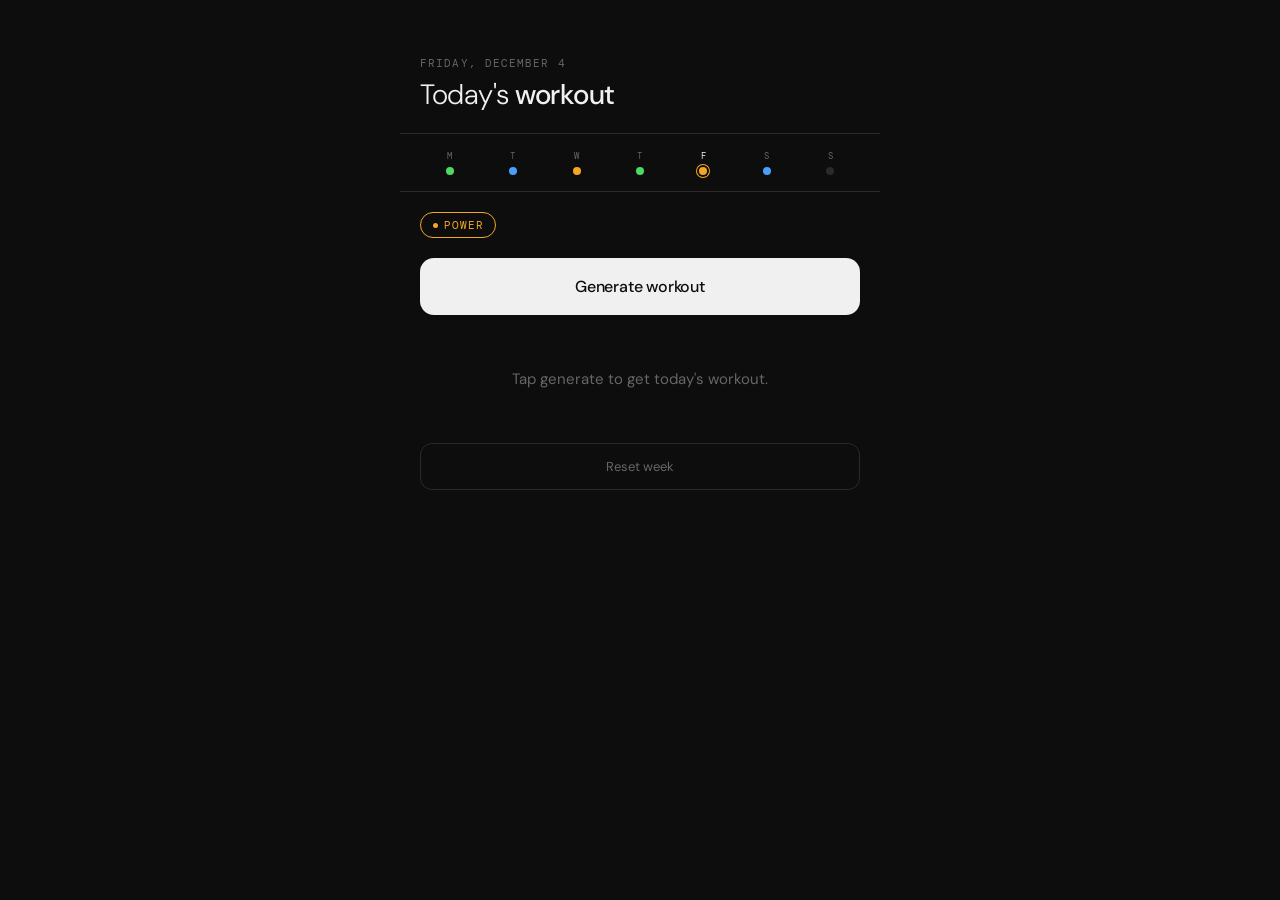
<file: calisthenics.html>
<!DOCTYPE html>
<html lang="en">
<head>
<meta charset="UTF-8">
<meta name="viewport" content="width=device-width, initial-scale=1.0, maximum-scale=1.0">
<meta name="apple-mobile-web-app-capable" content="yes">
<meta name="apple-mobile-web-app-status-bar-style" content="black-translucent">
<title>Workout</title>
<link href="https://fonts.googleapis.com/css2?family=DM+Mono:wght@400;500&family=DM+Sans:wght@300;400;500&display=swap" rel="stylesheet">
<style>
  :root {
    --bg: #0d0d0d; --surface: #161616; --surface2: #1f1f1f; --border: #2a2a2a;
    --text: #f0f0f0; --muted: #666;
    --accent-strength: #4a9eff; --accent-power: #f5a623;
    --accent-cardio: #4cd964; --accent-rest: #888;
    --mono: 'DM Mono', monospace; --sans: 'DM Sans', sans-serif;
  }
  * { box-sizing: border-box; margin: 0; padding: 0; -webkit-tap-highlight-color: transparent; }
  html, body { background: var(--bg); color: var(--text); font-family: var(--sans); min-height: 100vh; }
  .app { max-width: 480px; margin: 0 auto; padding: 0 0 80px; }

  .top-bar { padding: 56px 20px 20px; border-bottom: 1px solid var(--border); }
  .top-bar .day-label { font-family: var(--mono); font-size: 11px; color: var(--muted); letter-spacing: 0.1em; text-transform: uppercase; margin-bottom: 6px; }
  .top-bar h1 { font-size: 28px; font-weight: 300; letter-spacing: -0.5px; }
  .top-bar h1 span { font-weight: 500; }

  .week-strip { display: grid; grid-template-columns: repeat(7, 1fr); gap: 4px; padding: 16px 20px; border-bottom: 1px solid var(--border); }
  .day-cell { display: flex; flex-direction: column; align-items: center; gap: 5px; }
  .day-cell .d-name { font-family: var(--mono); font-size: 9px; color: var(--muted); letter-spacing: 0.05em; }
  .day-cell .d-dot { width: 8px; height: 8px; border-radius: 50%; background: var(--border); }
  .day-cell.today .d-name { color: var(--text); }
  .day-cell.type-strength .d-dot { background: var(--accent-strength); }
  .day-cell.type-power .d-dot { background: var(--accent-power); }
  .day-cell.type-cardio .d-dot { background: var(--accent-cardio); }
  .day-cell.type-rest .d-dot { background: var(--border); }
  .day-cell.done .d-dot { opacity: 0.3; }
  .day-cell.today.type-strength .d-dot { box-shadow: 0 0 0 2px var(--bg), 0 0 0 3px var(--accent-strength); }
  .day-cell.today.type-power .d-dot { box-shadow: 0 0 0 2px var(--bg), 0 0 0 3px var(--accent-power); }
  .day-cell.today.type-cardio .d-dot { box-shadow: 0 0 0 2px var(--bg), 0 0 0 3px var(--accent-cardio); }
  .day-cell.today.type-rest .d-dot { box-shadow: 0 0 0 2px var(--bg), 0 0 0 3px var(--accent-rest); }

  .type-tag { display: inline-flex; align-items: center; gap: 6px; margin: 20px 20px 0; padding: 5px 12px; border-radius: 99px; font-family: var(--mono); font-size: 11px; letter-spacing: 0.08em; text-transform: uppercase; border: 1px solid; }
  .type-tag.strength { color: var(--accent-strength); border-color: var(--accent-strength); }
  .type-tag.power { color: var(--accent-power); border-color: var(--accent-power); }
  .type-tag.cardio { color: var(--accent-cardio); border-color: var(--accent-cardio); }
  .type-tag.rest { color: var(--accent-rest); border-color: var(--accent-rest); }
  .type-tag .dot { width: 5px; height: 5px; border-radius: 50%; background: currentColor; }

  .gen-section { padding: 20px; }
  .gen-btn { width: 100%; padding: 18px; border-radius: 14px; border: none; cursor: pointer; font-family: var(--sans); font-size: 16px; font-weight: 500; letter-spacing: -0.2px; background: var(--text); color: var(--bg); transition: transform 0.1s, opacity 0.1s; -webkit-appearance: none; }
  .gen-btn:active { transform: scale(0.97); opacity: 0.85; }
  .gen-btn.secondary { background: var(--surface2); color: var(--text); margin-top: 10px; font-weight: 400; font-size: 14px; padding: 14px; }

  .workout-section { padding: 0 20px; }
  .section-header { font-family: var(--mono); font-size: 10px; color: var(--muted); letter-spacing: 0.1em; text-transform: uppercase; margin: 24px 0 10px; }
  .exercise-row { display: flex; align-items: center; justify-content: space-between; padding: 14px 16px; background: var(--surface); border-radius: 12px; margin-bottom: 6px; border: 1px solid var(--border); animation: slideIn 0.3s ease forwards; opacity: 0; }
  @keyframes slideIn { from { opacity: 0; transform: translateY(8px); } to { opacity: 1; transform: translateY(0); } }
  .exercise-name { font-size: 15px; font-weight: 400; }
  .exercise-meta { font-family: var(--mono); font-size: 12px; color: var(--muted); text-align: right; }

  .cardio-row { display: flex; flex-direction: column; gap: 6px; padding: 14px 16px; background: var(--surface); border-radius: 12px; margin-bottom: 6px; border: 1px solid var(--border); border-left: 3px solid var(--accent-cardio); animation: slideIn 0.3s ease forwards; opacity: 0; }
  .cardio-top { display: flex; align-items: center; justify-content: space-between; }
  .cardio-name { font-size: 15px; font-weight: 400; }
  .cardio-type { font-family: var(--mono); font-size: 10px; color: var(--accent-cardio); letter-spacing: 0.08em; text-transform: uppercase; }
  .cardio-detail { font-family: var(--mono); font-size: 13px; color: var(--muted); }

  .pool-section { padding: 0 20px; }
  .pool-cat-label { font-size: 12px; color: var(--muted); margin-bottom: 6px; font-family: var(--mono); letter-spacing: 0.05em; }
  .pool-row { display: flex; flex-wrap: wrap; gap: 6px; margin-bottom: 14px; }
  .pool-pill { font-family: var(--mono); font-size: 11px; padding: 4px 10px; border-radius: 99px; border: 1px solid var(--border); color: var(--muted); }
  .pool-pill.used { opacity: 0.25; text-decoration: line-through; }
  .pool-pill.fresh { color: var(--text); border-color: #444; }

  .rest-screen { padding: 40px 20px; text-align: center; }
  .rest-screen .rest-icon { font-size: 48px; margin-bottom: 16px; }
  .rest-screen p { color: var(--muted); font-size: 15px; line-height: 1.6; }

  .divider { height: 1px; background: var(--border); margin: 24px 20px; }
  .workout-note { margin: 12px 0 0; padding: 12px 16px; background: var(--surface); border-radius: 12px; border-left: 3px solid var(--accent-power); font-size: 13px; color: var(--muted); line-height: 1.5; }

  .reset-btn { display: block; width: calc(100% - 40px); margin: 0 20px; padding: 14px; background: transparent; border: 1px solid var(--border); border-radius: 12px; color: var(--muted); font-family: var(--sans); font-size: 13px; cursor: pointer; -webkit-appearance: none; }
  .reset-btn:active { opacity: 0.6; }
  .empty-state { padding: 32px 20px; text-align: center; color: var(--muted); font-size: 15px; line-height: 1.6; }
</style>
</head>
<body>
<div class="app">
  <div class="top-bar">
    <div class="day-label" id="date-label">Loading...</div>
    <h1>Today's <span>workout</span></h1>
  </div>
  <div class="week-strip" id="week-strip"></div>
  <div id="type-tag-container"></div>
  <div class="gen-section">
    <button class="gen-btn" id="gen-btn" onclick="generateWorkout()">Generate workout</button>
    <button class="gen-btn secondary" id="regen-btn" onclick="regenWorkout()" style="display:none;">Shuffle new picks</button>
  </div>
  <div id="workout-output"></div>
  <div class="divider" id="pool-divider" style="display:none;"></div>
  <div id="pool-output"></div>
  <div style="height:20px;"></div>
  <button class="reset-btn" onclick="resetWeek()">Reset week</button>
</div>

<script>
const DAY_SHORT = ['M','T','W','T','F','S','S'];

const FULL_POOL = {
  upper:  ['Pull-ups','Push-ups','Dips','Handstand Push-ups'],
  lower:  ['Pistol Squats','Sissy Squats','Single-Leg Hip Thrusts'],
  core:   ['Plank Variations','Hollow Body Hold','L-Sit','Hanging Leg Raises','Ab Wheel Rollouts'],
  cardio: ['Run','Swim','Bike']
};

const SPRINT_OPTS = {
  Run:  [['100m','8 sets'],['400m','4 sets']],
  Swim: [['100m','8 sets'],['400m','4 sets']],
  Bike: [['100m sprint','8 sets'],['400m sprint','4 sets']]
};
const DISTANCE_OPTS = {
  Run:  ['2 miles','4 miles','6 miles'],
  Swim: ['2 miles','4 miles','6 miles'],
  Bike: ['2 miles','4 miles','6 miles']
};

function getMondayStr() {
  const d = new Date(), day = d.getDay();
  const diff = day === 0 ? -6 : 1 - day;
  const mon = new Date(d); mon.setDate(d.getDate() + diff);
  return mon.toISOString().split('T')[0];
}
function getTodayStr() { return new Date().toISOString().split('T')[0]; }
function getTodayIdx() { const d = new Date().getDay(); return d === 0 ? 6 : d - 1; }

function shuffle(arr) {
  const a = [...arr];
  for (let i = a.length-1; i > 0; i--) { const j = Math.floor(Math.random()*(i+1)); [a[i],a[j]]=[a[j],a[i]]; }
  return a;
}

// 2 strength, 2 power, 2 cardio across Mon–Sat. No back-to-back same type. Sunday always rest.
function generateSchedule() {
  const types = ['strength','strength','power','power','cardio','cardio'];
  for (let t = 0; t < 2000; t++) {
    const s = shuffle(types);
    let ok = true;
    for (let i = 1; i < s.length; i++) { if (s[i]===s[i-1]) { ok=false; break; } }
    if (ok) return [...s, 'rest'];
  }
  return ['strength','cardio','power','strength','cardio','power','rest'];
}

function freshState() {
  return { week_start: getMondayStr(), schedule: generateSchedule(), used: { upper:[], lower:[], core:[], cardio:[] }, log:{} };
}

function loadState() {
  try {
    const raw = localStorage.getItem('workout_v3');
    const s = raw ? JSON.parse(raw) : null;
    if (!s || s.week_start !== getMondayStr()) { const f=freshState(); saveState(f); return f; }
    return s;
  } catch(e) { return freshState(); }
}
function saveState(s) { try { localStorage.setItem('workout_v3', JSON.stringify(s)); } catch(e){} }

function availablePool(state) {
  const pool = {};
  for (const [cat, opts] of Object.entries(FULL_POOL)) {
    const rem = opts.filter(x => !state.used[cat].includes(x));
    pool[cat] = rem.length > 0 ? rem : [...opts];
  }
  return pool;
}

function pickArr(pool, n) { return shuffle(pool).slice(0, Math.min(n, pool.length)); }

function buildCardio(pool) {
  const modality = pickArr(pool.cardio, 1)[0];
  const isSprint = Math.random() < 0.5;
  if (isSprint) {
    const opts = SPRINT_OPTS[modality];
    const chosen = opts[Math.floor(Math.random()*opts.length)];
    return { modality, isSprint:true, detail:chosen[0], sets:chosen[1] };
  } else {
    const opts = DISTANCE_OPTS[modality];
    return { modality, isSprint:false, detail:opts[Math.floor(Math.random()*opts.length)], sets:null };
  }
}

function buildWorkout(state, dayType) {
  if (dayType === 'rest') return { type:'rest' };
  const pool = availablePool(state);

  if (dayType === 'cardio') {
    const cardio = buildCardio(pool);
    return { type:'cardio', cardio, usedCats:{ cardio:[cardio.modality] } };
  }

  let upper = pickArr(pool.upper, 2);
  let lower = pickArr(pool.lower, dayType==='strength' ? 2 : 1);

  if (lower.includes('Sissy Squats') && lower.includes('Pistol Squats')) {
    lower = lower.filter(x => x !== 'Pistol Squats');
    const alt = pool.lower.find(x => !lower.includes(x));
    if (alt) lower.push(alt);
  }

  const core = pickArr(pool.core, Math.random()<0.5 ? 3 : 4);
  return { type:dayType, upper, lower, core, usedCats:{ upper, lower, core } };
}

function applyUsed(state, workout) {
  if (!workout.usedCats) return;
  for (const [cat, items] of Object.entries(workout.usedCats)) {
    for (const item of items) { if (!state.used[cat].includes(item)) state.used[cat].push(item); }
  }
}

function renderWeekStrip(state) {
  const todayIdx = getTodayIdx();
  let html = '';
  state.schedule.forEach((type, i) => {
    const isToday = i === todayIdx;
    const isDone = Object.keys(state.log).some(k => {
      const d = new Date(k+'T12:00:00');
      return (d.getDay()===0 ? 6 : d.getDay()-1) === i;
    });
    const cls = ['day-cell',`type-${type}`,isToday?'today':'',isDone?'done':''].filter(Boolean).join(' ');
    html += `<div class="${cls}"><span class="d-name">${DAY_SHORT[i]}</span><div class="d-dot"></div></div>`;
  });
  document.getElementById('week-strip').innerHTML = html;
}

function renderTypeTag(dayType) {
  const labels = { strength:'Strength', power:'Power', cardio:'Cardio', rest:'Rest' };
  document.getElementById('type-tag-container').innerHTML =
    `<div class="type-tag ${dayType}"><div class="dot"></div>${labels[dayType]||''}</div>`;
}

function renderWorkout(workout) {
  const out = document.getElementById('workout-output');
  const poolOut = document.getElementById('pool-output');
  const poolDiv = document.getElementById('pool-divider');

  if (!workout) {
    out.innerHTML = `<div class="empty-state">Tap generate to get today's workout.</div>`;
    poolOut.innerHTML=''; poolDiv.style.display='none'; return;
  }
  if (workout.type === 'rest') {
    out.innerHTML = `<div class="rest-screen"><div class="rest-icon">◯</div><p>Rest day — Sunday.<br>Recover, hydrate, eat well.</p></div>`;
    poolOut.innerHTML=''; poolDiv.style.display='none'; return;
  }

  let html='', delay=0;
  const row = (name, meta, d) =>
    `<div class="exercise-row" style="animation-delay:${d}ms"><span class="exercise-name">${name}</span><span class="exercise-meta">${meta}</span></div>`;

  if (workout.type === 'cardio') {
    const c = workout.cardio;
    const detail = c.isSprint ? `${c.detail}  ·  ${c.sets}` : c.detail;
    html += `<div class="workout-section"><div class="section-header">Cardio</div>
      <div class="cardio-row" style="animation-delay:0ms">
        <div class="cardio-top"><span class="cardio-name">${c.modality}</span><span class="cardio-type">${c.isSprint?'Sprint':'Distance'}</span></div>
        <span class="cardio-detail">${detail}</span>
      </div></div>`;
    out.innerHTML = html;

    // Pool: cardio only
    let poolHtml = `<div class="pool-section"><div class="section-header">Weekly pool</div>`;
    const state = loadState();
    poolHtml += `<div class="pool-cat-label">cardio</div><div class="pool-row">`;
    FULL_POOL.cardio.forEach(o => {
      const used = state.used.cardio.includes(o);
      poolHtml += `<span class="pool-pill ${used?'used':'fresh'}">${o}</span>`;
    });
    poolHtml += `</div></div>`;
    poolOut.innerHTML = poolHtml;
    poolDiv.style.display = 'block';
    return;
  }

  if (workout.type === 'power') {
    html += `<div class="workout-section"><div class="section-header">Power</div>${row('Box Jumps','2 sets',delay)}</div>`;
    delay += 60;
  }

  html += `<div class="workout-section"><div class="section-header">Upper body</div>`;
  workout.upper.forEach(e => { html += row(e,'2 sets',delay); delay+=60; });
  html += `</div>`;

  html += `<div class="workout-section"><div class="section-header">Lower body</div>`;
  workout.lower.forEach(e => { html += row(e,'2 sets',delay); delay+=60; });
  html += `</div>`;

  html += `<div class="workout-section"><div class="section-header">Core</div>`;
  workout.core.forEach(e => { html += row(e,'2 sets',delay); delay+=60; });
  html += `</div>`;

  if (workout.type === 'power') {
    html += `<div style="padding:0 20px;"><div class="workout-note">Do box jumps first while fresh.</div></div>`;
  }

  out.innerHTML = html;

  // Pool tracker: upper, lower, core
  const state = loadState();
  let poolHtml = `<div class="pool-section"><div class="section-header">Weekly pool</div>`;
  ['upper','lower','core'].forEach(cat => {
    poolHtml += `<div class="pool-cat-label">${cat}</div><div class="pool-row">`;
    FULL_POOL[cat].forEach(o => {
      const used = state.used[cat].includes(o);
      poolHtml += `<span class="pool-pill ${used?'used':'fresh'}">${o}</span>`;
    });
    poolHtml += `</div>`;
  });
  poolHtml += `</div>`;
  poolOut.innerHTML = poolHtml;
  poolDiv.style.display = 'block';
}

function generateWorkout() {
  const state = loadState();
  const todayStr = getTodayStr();
  const dayType = state.schedule[getTodayIdx()];

  if (state.log[todayStr]) {
    renderWorkout(state.log[todayStr]);
    document.getElementById('gen-btn').textContent = 'Generated';
    document.getElementById('regen-btn').style.display = 'block';
    return;
  }

  const workout = buildWorkout(state, dayType);
  applyUsed(state, workout);
  state.log[todayStr] = workout;
  saveState(state);
  renderWorkout(workout);
  renderWeekStrip(state);
  document.getElementById('gen-btn').textContent = 'Generated';
  document.getElementById('regen-btn').style.display = 'block';
}

function regenWorkout() {
  const state = loadState();
  const todayStr = getTodayStr();
  const dayType = state.schedule[getTodayIdx()];
  const old = state.log[todayStr];
  if (old && old.usedCats) {
    for (const [cat, items] of Object.entries(old.usedCats)) {
      state.used[cat] = state.used[cat].filter(x => !items.includes(x));
    }
  }
  delete state.log[todayStr];
  const workout = buildWorkout(state, dayType);
  applyUsed(state, workout);
  state.log[todayStr] = workout;
  saveState(state);
  renderWorkout(workout);
  renderWeekStrip(state);
}

function resetWeek() {
  if (confirm('Reset the entire week?')) { localStorage.removeItem('workout_v3'); init(); }
}

function init() {
  const state = loadState();
  const todayStr = getTodayStr();
  const todayIdx = getTodayIdx();
  const d = new Date();
  document.getElementById('date-label').textContent =
    d.toLocaleDateString('en-US',{weekday:'long',month:'long',day:'numeric'});
  renderWeekStrip(state);
  renderTypeTag(state.schedule[todayIdx]);
  const regen = document.getElementById('regen-btn');
  if (state.log[todayStr]) {
    renderWorkout(state.log[todayStr]);
    document.getElementById('gen-btn').textContent = 'Generated';
    regen.style.display = 'block';
  } else {
    renderWorkout(null);
    regen.style.display = 'none';
  }
}

init();
</script>
</body>
</html>
</file>
